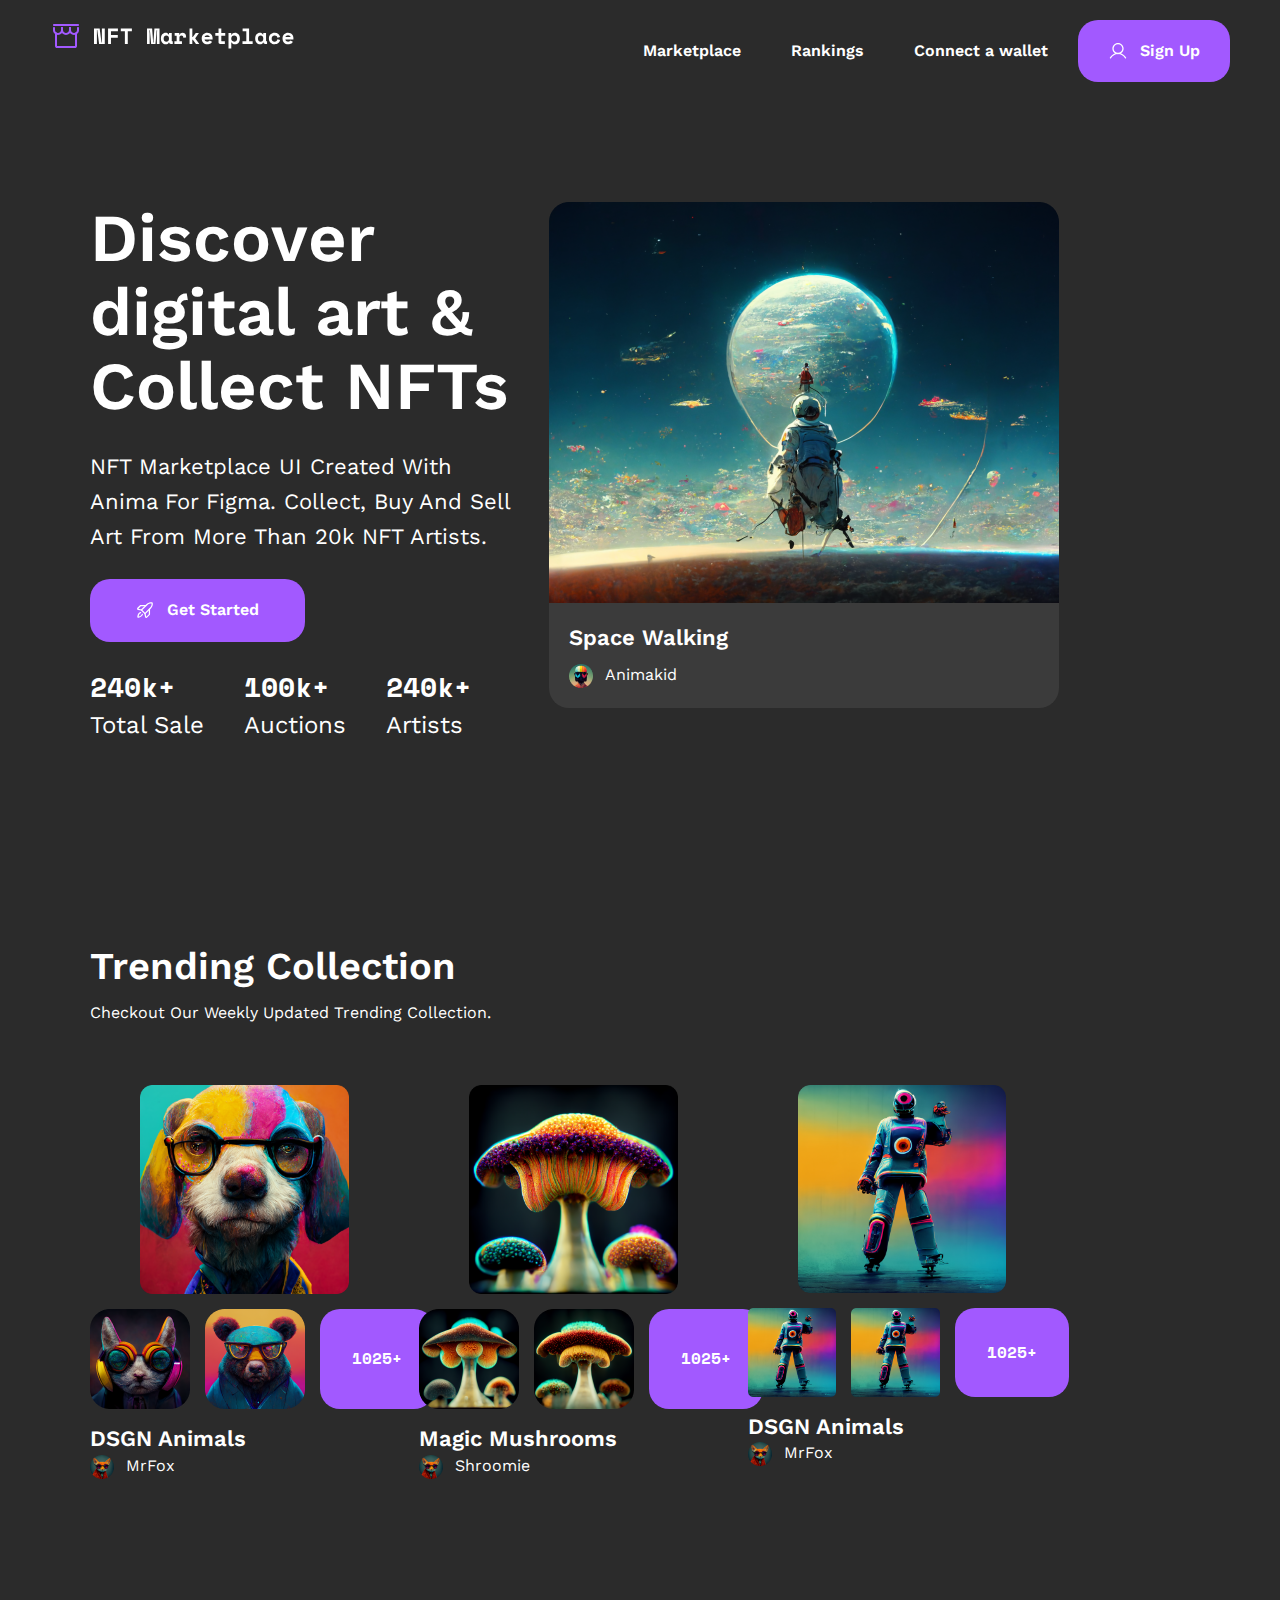
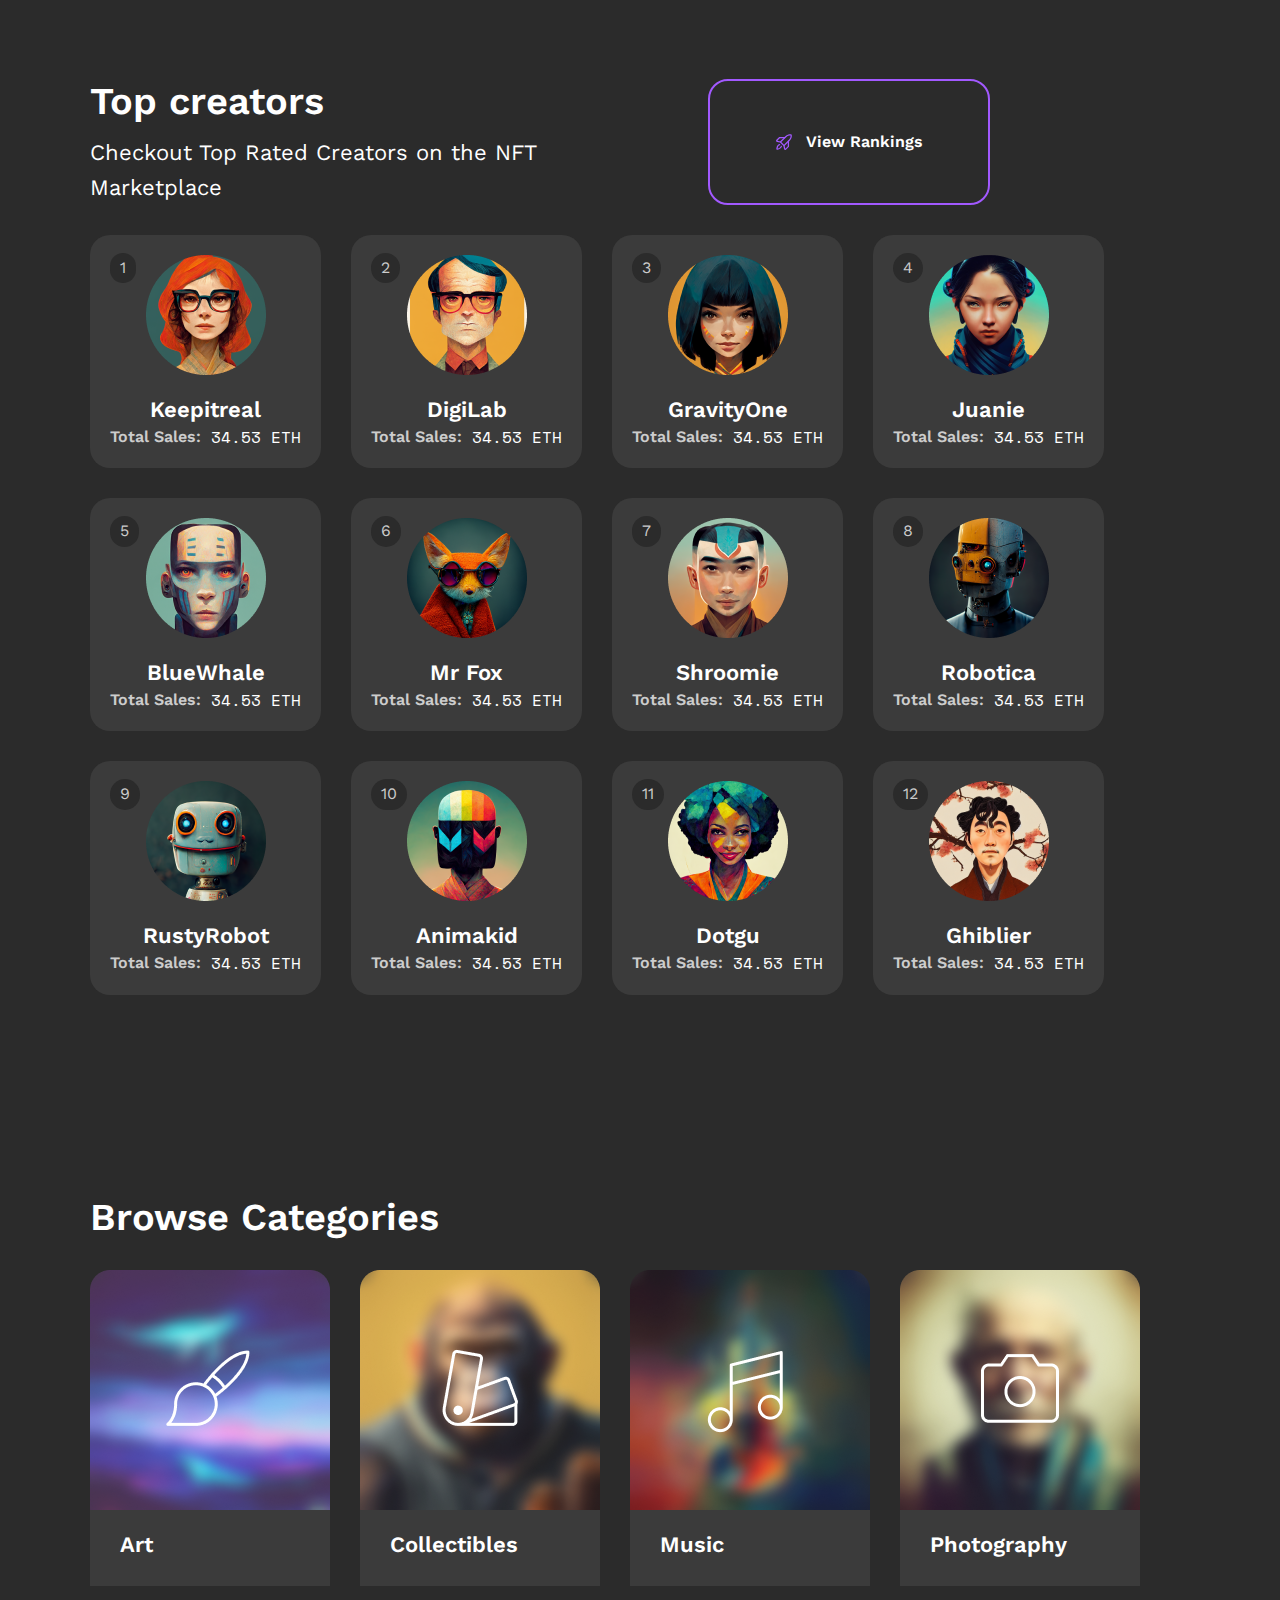
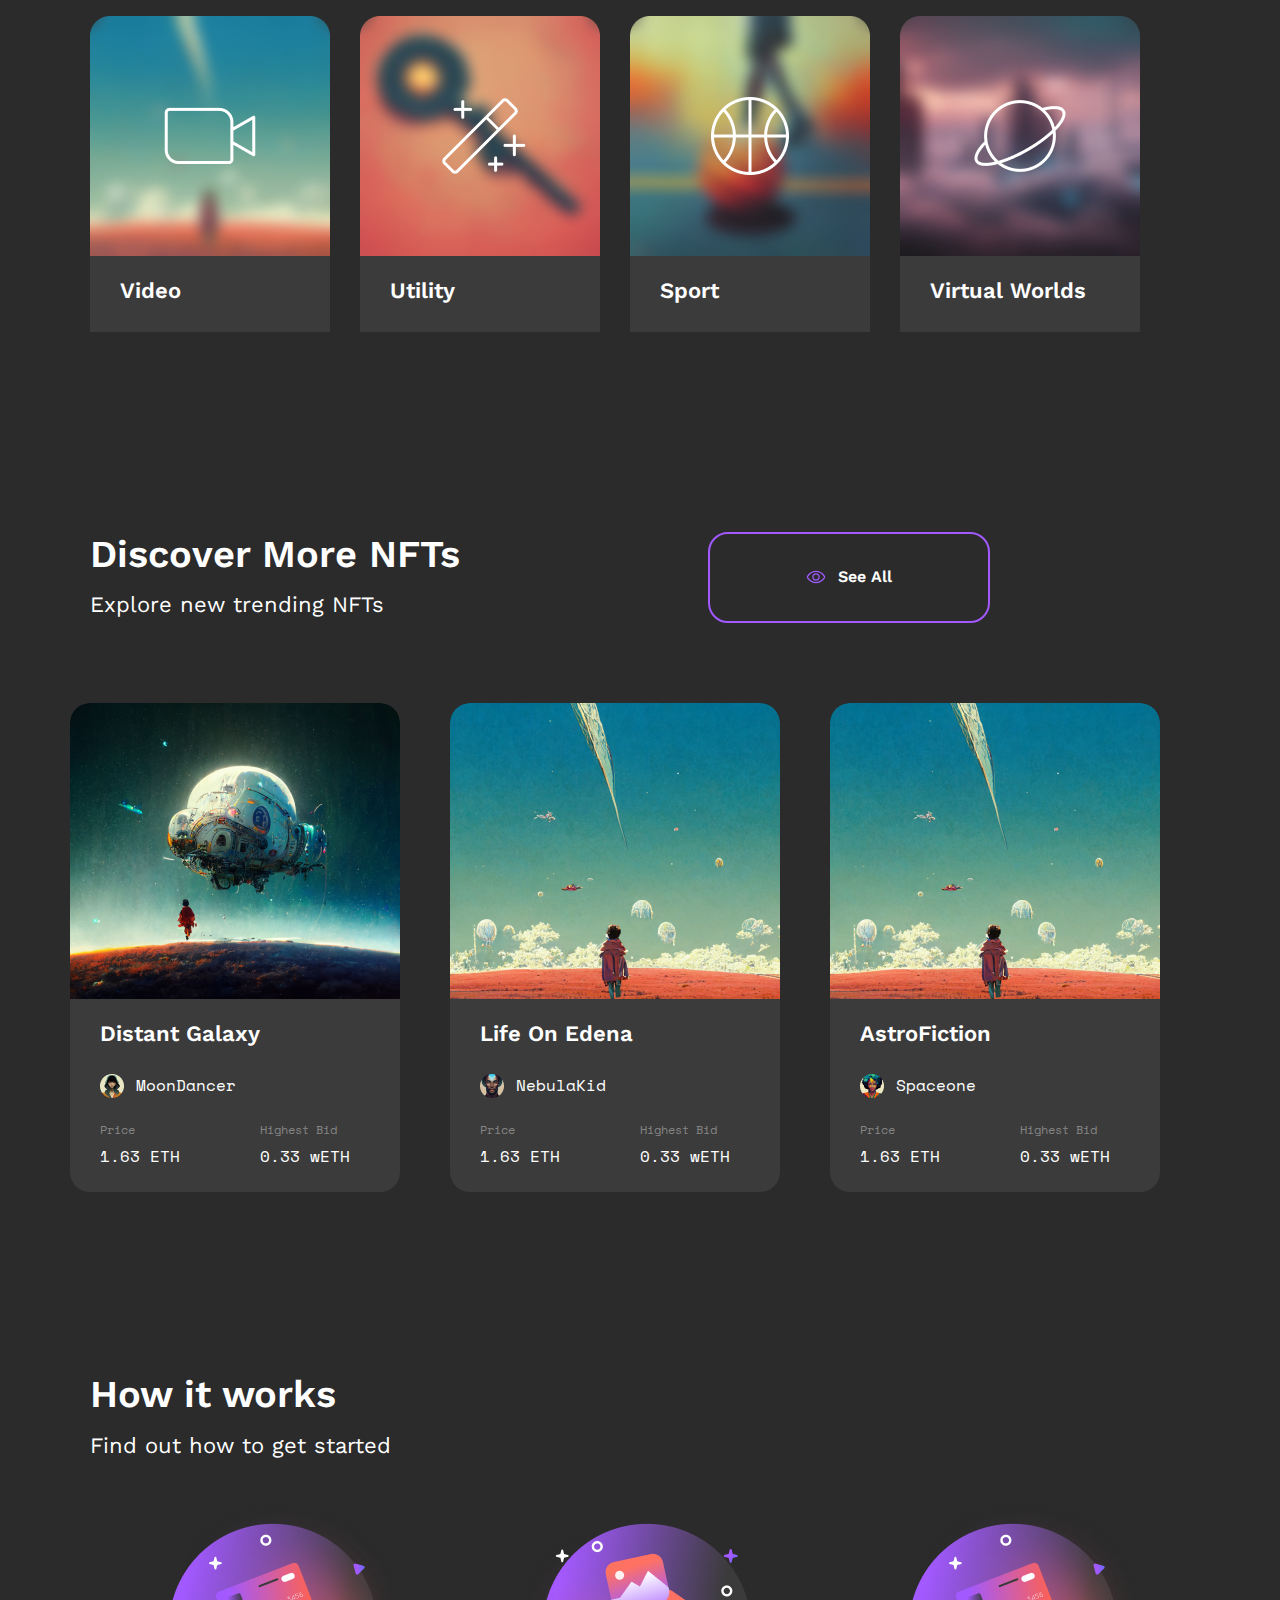
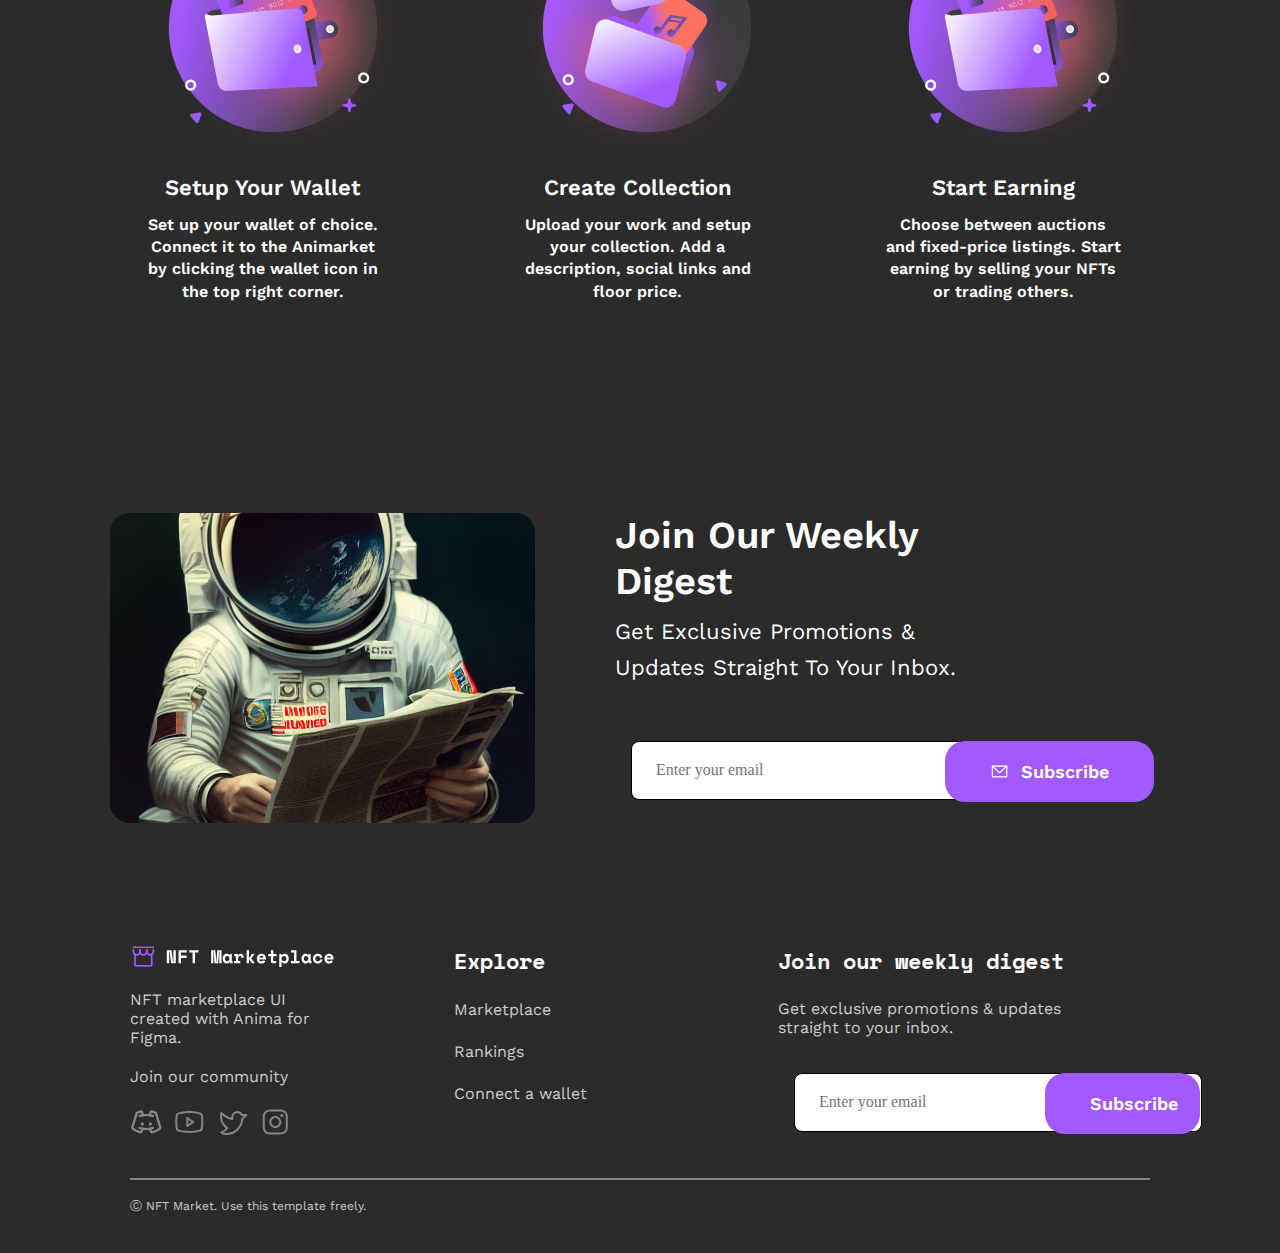
<file: index.html>
<!DOCTYPE html>
<html lang="en">
<head>
    <meta charset="UTF-8">
    <meta name="viewport" content="width=device-width, initial-scale=1.0">
    <title>Finsweet</title>
    <link rel="stylesheet" href="./css/main.css">
    <link rel="preconnect" href="https://fonts.googleapis.com">
    <link rel="preconnect" href="https://fonts.gstatic.com" crossorigin>
    <link href="https://fonts.googleapis.com/css2?family=Space+Mono:wght@400;700&family=Work+Sans:wght@400;600&display=swap" rel="stylesheet">
</head>
<body>
    <div class="wrapper">
        <header class="header">
            <div class="logo">
                <a href="./index.html" class="logo__link"><img src="./img/index-svg/Logo.svg" alt="logo" class="logo__img"></a>
            </div>
            <nav class="nav">
                <ul class="nav__list">
                    <li class="nav__item"><a href="./Marketplace.html" class="nav__link">Marketplace</a></li>
                    <li class="nav__item"><a href="./Rankings.html" class="nav__link">Rankings</a></li>
                    <li class="nav__item"><a href="./Connect-wallet.html" class="nav__link">Connect a wallet</a></li>
                </ul>
                <button class="btn"><img src="./img/index-svg/User.svg" alt="User" class="btn__img"> Sign Up</button>
            </nav>
        </header>
        <main class="main">
            <section class="section1">
                <div class="container">
                    <div class="section1__textbox">
                        <h2 class="section1__title">Discover digital art & Collect NFTs</h2>
                        <p class="section1__text">NFT marketplace UI created with Anima for Figma. Collect, buy and sell art from more than 20k NFT artists.</p>
                        <button class="btn"><img src="./img/index-svg/RocketLaunch.svg" alt="User" class="btn__img"> Get Started</button>
                        <div class="section1__info-box">
                            <div class="section1__info-textbox">
                                <p class="section1__info-text">240k+ </p>
                                <p class="section1__info-text2">Total Sale</p>
                            </div>
                            <div class="section1__info-textbox">
                                <p class="section1__info-text">100k+</p>
                                <p class="section1__info-text2">Auctions</p>
                            </div>
                            <div class="section1__info-textbox">
                                <p class="section1__info-text">240k+</p>
                                <p class="section1__info-text2">Artists</p>
                            </div>
                        </div>
                    </div>
                    <div class="section1__nft-box">
                        <img src="./img/index-img/Image Placeholder.png" alt="NFT" class="section1__img">
                        <div class="nft-textbox">
                            <p class="nft-text">Space Walking</p>
                            <div class="nft-profile">
                                <img src="./img/index-img/Asset 12 2.png" alt="profile" class="profile-img">
                                <p class="profile-text">Animakid</p>
                            </div>
                        </div>
                    </div>
                </div>
            </section>
            <section class="section2">
                <div class="container">
                    <div class="section2__text-box">
                        <h2 class="section2__title">Trending Collection</h2>
                        <p class="section2__text">Checkout our weekly updated trending collection.</p>
                    </div>
                    <div class="section2__container">
                        <div class="section2__box">
                            <img src="./img/index-img/Primary Photo Placeholder.png" alt="NFT" class="section2__img">
                            <div class="section2__content">
                                <img src="./img/index-img/Secondary Photo Placeholder.png" alt="NFT" class="section2__nft">
                                <img src="./img/index-img/Secondary Photo Placeholder (1).png" alt="NFT" class="section2__nft2">
                                <div class="number-box">
                                    <p class="number-box__text">1025+</p>
                                </div>
                            </div>
                            <div class="nft-box">
                                <p class="nft-text">DSGN Animals</p>
                                <div class="nft-profile">
                                    <img src="./img/index-img/Avatar.png" alt="profile" class="profile-img">
                                    <p class="profile-text">MrFox</p>
                                </div>
                            </div>
                        </div>

                        <div class="section2__box">
                            <img src="./img/index-img/mushrums.png" alt="NFT" class="section2__img">
                            <div class="section2__content">
                                <img src="./img/index-img/Secondary Photo mushrums.png" alt="NFT" class="section2__nft">
                                <img src="./img/index-img/Secondary Photo mushrums (1).png" alt="NFT" class="section2__nft2">
                                <div class="number-box">
                                    <p class="number-box__text">1025+</p>
                                </div>
                            </div>
                            <div class="nft-box">
                                <p class="nft-text">Magic Mushrooms</p>
                                <div class="nft-profile">
                                    <img src="./img/index-img/Avatar.png" alt="profile" class="profile-img">
                                    <p class="profile-text">Shroomie</p>
                                </div>
                            </div>
                        </div>

                         <div class="section2__box">
                            <img src="./img/index-img/cosmo.png" alt="NFT" class="section2__img-cosmo">
                            <div class="section2__content">
                                <img src="./img/index-img/cosmo.png" alt="NFT" class="section2__img-cosmo2">
                                <img src="./img/index-img/cosmo.png" alt="NFT" class="section2__img-cosmo2">
                                <div class="number-box">
                                    <p class="number-box__text">1025+</p>
                                </div>
                            </div>
                            <div class="nft-box">
                                <p class="nft-text">DSGN Animals</p>
                                <div class="nft-profile">
                                    <img src="./img/index-img/Avatar.png" alt="profile" class="profile-img">
                                    <p class="profile-text">MrFox</p>
                                </div>
                            </div>
                        </div>
                    </div>
                </div>
            </section>
            <section class="section3">
                <div class="container">
                    <div class="section3__creators-container">
                        <div class="section3__text-container">
                            <h2 class="section3__title">Top creators</h2>
                            <p class="section3__text">Checkout Top Rated Creators on the NFT Marketplace</p>
                        </div>
                        <button class="btn__border">
                            <svg xmlns="http://www.w3.org/2000/svg" width="20" height="20" viewBox="0 0 20 20" fill="none">
                            <path fill-rule="evenodd" clip-rule="evenodd" d="M6.17053 12.4494C6.28055 12.7766 6.10451 13.131 5.77734 13.241C4.71792 13.5973 4.15489 14.4866 3.85373 15.391C3.73414 15.7501 3.66189 16.0958 3.61848 16.3817C3.90434 16.3383 4.25006 16.266 4.60917 16.1464C5.51355 15.8453 6.4029 15.2823 6.75916 14.2228C6.86918 13.8957 7.2236 13.7196 7.55078 13.8296C7.87795 13.9397 8.05399 14.2941 7.94396 14.6213C7.4096 16.2103 6.08801 16.9715 5.00411 17.3324C4.45655 17.5148 3.94395 17.6048 3.5698 17.6497C3.38182 17.6722 3.22641 17.6836 3.116 17.6894C3.06074 17.6924 3.01658 17.6939 2.98505 17.6946C2.96928 17.695 2.95666 17.6952 2.94737 17.6954L2.93596 17.6955L2.93217 17.6955L2.93077 17.6955L2.93019 17.6955C2.92993 17.6955 2.92969 17.6955 2.92969 17.0705C2.30469 17.0705 2.30469 17.0702 2.30469 17.07L2.30469 17.0694L2.30469 17.068L2.30471 17.0642L2.30481 17.0528C2.30493 17.0435 2.30514 17.0309 2.30553 17.0151C2.30631 16.9836 2.30782 16.9394 2.31072 16.8842C2.31653 16.7738 2.32797 16.6184 2.35052 16.4304C2.3954 16.0562 2.48542 15.5436 2.66776 14.9961C3.0287 13.9122 3.78989 12.5906 5.37891 12.0562C5.70608 11.9462 6.0605 12.1222 6.17053 12.4494ZM2.92969 17.0705H2.30469C2.30469 17.4157 2.58451 17.6955 2.92969 17.6955V17.0705Z" fill="#A259FF"/>
                            <path fill-rule="evenodd" clip-rule="evenodd" d="M16.5462 3.45406C15.8208 3.34943 14.0351 3.31002 12.2076 5.13753L7.34482 10.0003L10 12.6555L14.8627 7.79271C16.6903 5.9652 16.6508 4.17951 16.5462 3.45406ZM16.7275 2.21727C15.7298 2.07282 13.5058 2.07157 11.3237 4.25365L6.019 9.55834C5.90179 9.67555 5.83594 9.83452 5.83594 10.0003C5.83594 10.166 5.90179 10.325 6.019 10.4422L9.55806 13.9813C9.80214 14.2254 10.1979 14.2254 10.4419 13.9813L15.7466 8.67659C17.9287 6.49452 17.9275 4.27052 17.783 3.27282C17.7465 3.0058 17.6235 2.75803 17.4329 2.5674C17.2422 2.37678 16.9945 2.25382 16.7275 2.21727Z" fill="#A259FF"/>
                            <path fill-rule="evenodd" clip-rule="evenodd" d="M14.422 8.49219C14.7672 8.49219 15.047 8.77201 15.047 9.11719V14.1641L15.0469 14.173C15.0423 14.5013 14.9086 14.8145 14.675 15.045L12.1527 17.575C11.9926 17.7349 11.7921 17.8484 11.5725 17.9033C11.353 17.9582 11.1227 17.9524 10.9061 17.8867C10.6896 17.8209 10.495 17.6976 10.343 17.5299C10.1912 17.3623 10.0877 17.1567 10.0435 16.9349C10.0434 16.9347 10.0435 16.9351 10.0435 16.9349L9.38731 13.6619C9.31946 13.3235 9.53882 12.9941 9.87727 12.9263C10.2157 12.8584 10.5451 13.0778 10.6129 13.4162L11.2694 16.6906L13.797 14.1552V9.11719C13.797 8.77201 14.0768 8.49219 14.422 8.49219Z" fill="#A259FF"/>
                            <path fill-rule="evenodd" clip-rule="evenodd" d="M5.82625 4.95319L5.83515 4.95312H10.882C11.2272 4.95312 11.507 5.23295 11.507 5.57812C11.507 5.9233 11.2272 6.20312 10.882 6.20312H5.84399L5.83894 6.20828L5.83891 6.20825L3.30859 8.73075L3.30956 8.73094L6.583 9.38719C6.92144 9.45504 7.1408 9.78441 7.07295 10.1229C7.0051 10.4613 6.67574 10.6807 6.33729 10.6128L3.06483 9.95675C3.06464 9.95671 3.06445 9.95668 3.06426 9.95664C2.84252 9.91244 2.6369 9.80892 2.46933 9.65711C2.30162 9.50516 2.1783 9.31054 2.11254 9.094C2.04677 8.87746 2.04103 8.64712 2.09592 8.42757C2.15081 8.20802 2.26427 8.00749 2.4242 7.84738L2.42514 7.84644L2.42514 7.84644L4.95424 5.32514C5.18475 5.09151 5.49796 4.95786 5.82625 4.95319Z" fill="#A259FF"/>
                            </svg>
                             View Rankings
                        </button>
                    </div>
                    <div class="section3__container">
                        <div class="section3-box">
                            <img src="./img/index-img/Avatar1.png" alt="avatar" class="section3-box__avatar">
                            <div class="section3-box__text-container">
                                <p class="section3-box__name">Keepitreal</p>
                                <div class="section3-box__text-price">
                                    <p class="section3__sale">Total Sales:</p>
                                    <p class="section3__price">34.53 ETH</p>
                                </div>
                            </div>
                            <div class="section3__number-box">
                                <p class="section3__number">1</p>
                            </div>
                        </div>
                        <div class="section3-box">
                            <img src="./img/index-img/Avatar2.png" alt="avatar" class="section3-box__avatar">
                            <div class="section3-box__text-container">
                                <p class="section3-box__name">DigiLab</p>
                                <div class="section3-box__text-price">
                                    <p class="section3__sale">Total Sales:</p>
                                    <p class="section3__price">34.53 ETH</p>
                                </div>
                            </div>
                            <div class="section3__number-box">
                                <p class="section3__number">2</p>
                            </div>
                        </div>
                        <div class="section3-box">
                            <img src="./img/index-img/Avatar3.png" alt="avatar" class="section3-box__avatar">
                            <div class="section3-box__text-container">
                                <p class="section3-box__name">GravityOne</p>
                                <div class="section3-box__text-price">
                                    <p class="section3__sale">Total Sales:</p>
                                    <p class="section3__price">34.53 ETH</p>
                                </div>
                            </div>
                            <div class="section3__number-box">
                                <p class="section3__number">3</p>
                            </div>
                        </div>
                        <div class="section3-box">
                            <img src="./img/index-img/Avatar4.png" alt="avatar" class="section3-box__avatar">
                            <div class="section3-box__text-container">
                                <p class="section3-box__name">Juanie</p>
                                <div class="section3-box__text-price">
                                    <p class="section3__sale">Total Sales:</p>
                                    <p class="section3__price">34.53 ETH</p>
                                </div>
                            </div>
                            <div class="section3__number-box">
                                <p class="section3__number">4</p>
                            </div>
                        </div>
                    </div>



                    <div class="section3__container">
                        <div class="section3-box">
                            <img src="./img/index-img/Avatar5.png" alt="avatar" class="section3-box__avatar">
                            <div class="section3-box__text-container">
                                <p class="section3-box__name">BlueWhale</p>
                                <div class="section3-box__text-price">
                                    <p class="section3__sale">Total Sales:</p>
                                    <p class="section3__price">34.53 ETH</p>
                                </div>
                            </div>
                            <div class="section3__number-box">
                                <p class="section3__number">5</p>
                            </div>
                        </div>
                        <div class="section3-box">
                            <img src="./img/index-img/Avatar6.png" alt="avatar" class="section3-box__avatar">
                            <div class="section3-box__text-container">
                                <p class="section3-box__name">Mr Fox</p>
                                <div class="section3-box__text-price">
                                    <p class="section3__sale">Total Sales:</p>
                                    <p class="section3__price">34.53 ETH</p>
                                </div>
                            </div>
                            <div class="section3__number-box">
                                <p class="section3__number">6</p>
                            </div>
                        </div>
                        <div class="section3-box">
                            <img src="./img/index-img/Avatar7.png" alt="avatar" class="section3-box__avatar">
                            <div class="section3-box__text-container">
                                <p class="section3-box__name">Shroomie</p>
                                <div class="section3-box__text-price">
                                    <p class="section3__sale">Total Sales:</p>
                                    <p class="section3__price">34.53 ETH</p>
                                </div>
                            </div>
                            <div class="section3__number-box">
                                <p class="section3__number">7</p>
                            </div>
                        </div>
                        <div class="section3-box">
                            <img src="./img/index-img/Avatar8.png" alt="avatar" class="section3-box__avatar">
                            <div class="section3-box__text-container">
                                <p class="section3-box__name">Robotica</p>
                                <div class="section3-box__text-price">
                                    <p class="section3__sale">Total Sales:</p>
                                    <p class="section3__price">34.53 ETH</p>
                                </div>
                            </div>
                            <div class="section3__number-box">
                                <p class="section3__number">8</p>
                            </div>
                        </div>
                    </div>



                   <div class="section3__container">
                        <div class="section3-box">
                            <img src="./img/index-img/Avatar9.png" alt="avatar" class="section3-box__avatar">
                            <div class="section3-box__text-container">
                                <p class="section3-box__name">RustyRobot</p>
                                <div class="section3-box__text-price">
                                    <p class="section3__sale">Total Sales:</p>
                                    <p class="section3__price">34.53 ETH</p>
                                </div>
                            </div>
                            <div class="section3__number-box">
                                <p class="section3__number">9</p>
                            </div>
                        </div>
                        <div class="section3-box">
                            <img src="./img/index-img/Avatar10.png" alt="avatar" class="section3-box__avatar">
                            <div class="section3-box__text-container">
                                <p class="section3-box__name">Animakid</p>
                                <div class="section3-box__text-price">
                                    <p class="section3__sale">Total Sales:</p>
                                    <p class="section3__price">34.53 ETH</p>
                                </div>
                            </div>
                            <div class="section3__number-box">
                                <p class="section3__number">10</p>
                            </div>
                        </div>
                        <div class="section3-box">
                            <img src="./img/index-img/Avatar11.png" alt="avatar" class="section3-box__avatar">
                            <div class="section3-box__text-container">
                                <p class="section3-box__name">Dotgu</p>
                                <div class="section3-box__text-price">
                                    <p class="section3__sale">Total Sales:</p>
                                    <p class="section3__price">34.53 ETH</p>
                                </div>
                            </div>
                            <div class="section3__number-box">
                                <p class="section3__number">11</p>
                            </div>
                        </div>
                        <div class="section3-box">
                            <img src="./img/index-img/Avatar12.png" alt="avatar" class="section3-box__avatar">
                            <div class="section3-box__text-container">
                                <p class="section3-box__name">Ghiblier</p>
                                <div class="section3-box__text-price">
                                    <p class="section3__sale">Total Sales:</p>
                                    <p class="section3__price">34.53 ETH</p>
                                </div>
                            </div>
                            <div class="section3__number-box">
                                <p class="section3__number">12</p>
                            </div>
                        </div>
                    </div>
                </div>
            </section>
            <section class="section4">
                <div class="container">
                    <h2 class="section4__title">Browse Categories</h2>
                    <div class="section4__container">
                        <div class="section4__box">
                            <div class="section4__contain">
                                <img src="./img/index-img/Category Icon.png" alt="nft" class="section4__img">
                                <div class="section4__text-contain">
                                    <p class="section4__text-contain-text">Art</p>
                                </div>
                            </div>
                            <div class="section4__contain">
                                <img src="./img/index-img/Category Icon (1).png" alt="nft" class="section4__img">
                                <div class="section4__text-contain">
                                    <p class="section4__text-contain-text">Collectibles</p>
                                </div>
                            </div>
                            <div class="section4__contain">
                                <img src="./img/index-img/Category Icon (2).png" alt="nft" class="section4__img">
                                <div class="section4__text-contain">
                                    <p class="section4__text-contain-text">Music</p>
                                </div>
                            </div>
                            <div class="section4__contain">
                                <img src="./img/index-img/Category Icon (3).png" alt="nft" class="section4__img">
                                <div class="section4__text-contain">
                                    <p class="section4__text-contain-text">Photography</p>
                                </div>
                            </div>
                        </div>


                         <div class="section4__box">
                            <div class="section4__contain">
                                <img src="./img/index-img/Category Icon (4).png" alt="nft" class="section4__img">
                                <div class="section4__text-contain">
                                    <p class="section4__text-contain-text">Video</p>
                                </div>
                            </div>
                            <div class="section4__contain">
                                <img src="./img/index-img/Category Icon (5).png" alt="nft" class="section4__img">
                                <div class="section4__text-contain">
                                    <p class="section4__text-contain-text">Utility</p>
                                </div>
                            </div>
                            <div class="section4__contain">
                                <img src="./img/index-img/Category Icon (6).png" alt="nft" class="section4__img">
                                <div class="section4__text-contain">
                                    <p class="section4__text-contain-text">Sport</p>
                                </div>
                            </div>
                            <div class="section4__contain">
                                <img src="./img/index-img/Category Icon (7).png" alt="nft" class="section4__img">
                                <div class="section4__text-contain">
                                    <p class="section4__text-contain-text">Virtual Worlds</p>
                                </div>
                            </div>
                        </div>
                    </div>
                </div>
            </section>
            <section class="section5">
                <div class="container">
                    <div class="section5__creators-container">
                        <div class="section5__text-container">
                            <h2 class="section5__title">Discover More NFTs</h2>
                            <p class="section5__text">Explore new trending NFTs</p>
                        </div>
                        <button class="btn__border">
                            <svg xmlns="http://www.w3.org/2000/svg" width="20" height="20" viewBox="0 0 20 20" fill="none">
                                <path fill-rule="evenodd" clip-rule="evenodd" d="M2.83931 6.74556C4.3292 5.25567 6.66714 3.75 10 3.75C13.3329 3.75 15.6708 5.25567 17.1607 6.74556C17.9038 7.4887 18.4397 8.23076 18.7906 8.78809C18.9664 9.06724 19.0966 9.30146 19.184 9.4683C19.2277 9.55176 19.2608 9.61849 19.2835 9.66569C19.2949 9.6893 19.3037 9.70804 19.3099 9.72157L19.3174 9.7379L19.3197 9.74306L19.3206 9.74487L19.3209 9.74558C19.321 9.74588 19.3211 9.74616 18.75 10C19.3211 10.2538 19.321 10.2541 19.3209 10.2544L19.3206 10.2551L19.3197 10.2569L19.3174 10.2621L19.3099 10.2784C19.3037 10.292 19.2949 10.3107 19.2835 10.3343C19.2608 10.3815 19.2277 10.4482 19.184 10.5317C19.0966 10.6985 18.9664 10.9328 18.7906 11.2119C18.4397 11.7692 17.9038 12.5113 17.1607 13.2544C15.6708 14.7443 13.3329 16.25 10 16.25C6.66714 16.25 4.3292 14.7443 2.83931 13.2544C2.09617 12.5113 1.5603 11.7692 1.20939 11.2119C1.03362 10.9328 0.903373 10.6985 0.815984 10.5317C0.772267 10.4482 0.739205 10.3815 0.716476 10.3343C0.705109 10.3107 0.696319 10.292 0.690066 10.2784L0.682582 10.2621L0.680256 10.2569L0.679445 10.2551L0.679127 10.2544C0.678993 10.2541 0.678868 10.2538 1.25 10C0.678868 9.74616 0.678993 9.74588 0.679127 9.74558L0.679445 9.74487L0.680256 9.74306L0.682582 9.7379L0.690066 9.72157C0.696319 9.70804 0.705109 9.6893 0.716476 9.66569C0.739205 9.61849 0.772267 9.55176 0.815984 9.4683C0.903373 9.30146 1.03362 9.06724 1.20939 8.78809C1.5603 8.23076 2.09617 7.4887 2.83931 6.74556ZM1.25 10L0.678868 9.74616C0.607044 9.90777 0.607044 10.0922 0.678868 10.2538L1.25 10ZM1.94882 10C2.02235 10.1377 2.12794 10.3248 2.26718 10.5459C2.58033 11.0433 3.06008 11.7074 3.72319 12.3706C5.0458 13.6932 7.08286 15 10 15C12.9171 15 14.9542 13.6932 16.2768 12.3706C16.9399 11.7074 17.4197 11.0433 17.7328 10.5459C17.8721 10.3248 17.9777 10.1377 18.0512 10C17.9777 9.86227 17.8721 9.67524 17.7328 9.4541C17.4197 8.95674 16.9399 8.29255 16.2768 7.62944C14.9542 6.30683 12.9171 5 10 5C7.08286 5 5.0458 6.30683 3.72319 7.62944C3.06008 8.29255 2.58033 8.95674 2.26718 9.4541C2.12794 9.67524 2.02235 9.86227 1.94882 10ZM18.75 10L19.3211 10.2538C19.393 10.0922 19.393 9.90777 19.3211 9.74616L18.75 10Z" fill="#A259FF"/>
                                <path fill-rule="evenodd" clip-rule="evenodd" d="M10 7.5C8.61929 7.5 7.5 8.61929 7.5 10C7.5 11.3807 8.61929 12.5 10 12.5C11.3807 12.5 12.5 11.3807 12.5 10C12.5 8.61929 11.3807 7.5 10 7.5ZM6.25 10C6.25 7.92893 7.92893 6.25 10 6.25C12.0711 6.25 13.75 7.92893 13.75 10C13.75 12.0711 12.0711 13.75 10 13.75C7.92893 13.75 6.25 12.0711 6.25 10Z" fill="#A259FF"/>
                              </svg>
                              See All
                        </button>
                    </div>
                </div>
                <div class="section5__container">
                    <div class="section5__box">
                        <img src="./img/index-img/discover1.png" alt="discover" class="section5__img">
                        <div class="section5__text-box">
                            <h2 class="section5__text-box-title">Distant Galaxy</h2>
                            <div class="section5__contain-name">
                                <img src="./img/index-img/Avatar-mini.png" alt="avatar" class="section5__avatar">
                                <p class="section5__avatar-name">MoonDancer</p>
                            </div>
                            <div class="section5__contain-price">
                                <div class="section5__box-text-price">
                                    <p class="section5__box-text-price-text1">Price</p>
                                    <p class="section5__box-text-price-text2">1.63 ETH</p>
                                </div>
                                <div class="section5__box-text-sell">
                                    <p class="section5__box-text-price-text1">Highest Bid</p>
                                    <p class="section5__box-text-price-text2">0.33 wETH</p>
                                </div>
                            </div>
                        </div>
                    </div>


                    <div class="section5__box">
                        <img src="./img/index-img/discover2.png" alt="discover" class="section5__img">
                        <div class="section5__text-box">
                            <h2 class="section5__text-box-title">Life On Edena</h2>
                            <div class="section5__contain-name">
                                <img src="./img/index-img/Avatar2-mini.png" alt="avatar" class="section5__avatar">
                                <p class="section5__avatar-name">NebulaKid</p>
                            </div>
                            <div class="section5__contain-price">
                                <div class="section5__box-text-price">
                                    <p class="section5__box-text-price-text1">Price</p>
                                    <p class="section5__box-text-price-text2">1.63 ETH</p>
                                </div>
                                <div class="section5__box-text-sell">
                                    <p class="section5__box-text-price-text1">Highest Bid</p>
                                    <p class="section5__box-text-price-text2">0.33 wETH</p>
                                </div>
                            </div>
                        </div>
                    </div>


                    <div class="section5__box">
                        <img src="./img/index-img/discover2.png" alt="discover" class="section5__img">
                        <div class="section5__text-box">
                            <h2 class="section5__text-box-title">AstroFiction</h2>
                            <div class="section5__contain-name">
                                <img src="./img/index-img/Avatar3-mini.png" alt="avatar" class="section5__avatar">
                                <p class="section5__avatar-name">Spaceone</p>
                            </div>
                            <div class="section5__contain-price">
                                <div class="section5__box-text-price">
                                    <p class="section5__box-text-price-text1">Price</p>
                                    <p class="section5__box-text-price-text2">1.63 ETH</p>
                                </div>
                                <div class="section5__box-text-sell">
                                    <p class="section5__box-text-price-text1">Highest Bid</p>
                                    <p class="section5__box-text-price-text2">0.33 wETH</p>
                                </div>
                            </div>
                        </div>
                    </div>
                </div>
            </section>
            <section class="section6">
                <div class="container">
                    <div class="section6__text-container">
                        <h2 class="section6__title">How it works</h2>
                        <p class="section6__text">Find out how to get started</p>
                    </div>
                    <div class="section6__container">
                        <div class="section6__box">
                            <img src="./img/index-img/Icon.png" alt="icon" class="section6__box-img">
                            <div class="section6__text-box">
                                <p class="section6__text-box-text1">Setup Your wallet</p>
                                <p class="section6__text-box-text2 more--width1">Set up your wallet of choice. Connect it to the Animarket by clicking the wallet icon in the top right corner.</p>
                            </div>
                        </div>

                        <div class="section6__box">
                            <img src="./img/index-img/Icon (1).png" alt="icon" class="section6__box-img">
                            <div class="section6__text-box">
                                <p class="section6__text-box-text1">Create Collection</p>
                                <p class="section6__text-box-text2">Upload your work and setup your collection. Add a description, social links and floor price.</p>
                            </div>
                        </div>

                        <div class="section6__box">
                            <img src="./img/index-img/Icon.png" alt="icon" class="section6__box-img">
                            <div class="section6__text-box">
                                <p class="section6__text-box-text1">Start Earning</p>
                                <p class="section6__text-box-text2 more--width2">Choose between auctions and fixed-price listings. Start earning by selling your NFTs or trading others.</p>
                            </div>
                        </div>
                    </div>
                </div>
            </section>
            <section class="section7">
                <div class="container">
                    <div class="section7__container">
                        <img src="./img/index-img/cosmo-img.png" alt="cosmo" class="section7__img">
                        <div class="section7__box">
                            <div class="section7__text-container">
                                <h2 class="section7__title">Join our weekly digest</h2>
                                <p class="section7__text">Get exclusive promotions & updates straight to your inbox.</p>
                            </div>
                            <form class="form">
                                <input type="email" placeholder="Enter your email" class="emeil">
                                <button class="input__btn"> 
                                    <svg xmlns="http://www.w3.org/2000/svg" width="20" height="20" viewBox="0 0 20 20" fill="none">
                                    <path fill-rule="evenodd" clip-rule="evenodd" d="M1.875 4.375C1.875 4.02982 2.15482 3.75 2.5 3.75H17.5C17.8452 3.75 18.125 4.02982 18.125 4.375V15C18.125 15.3315 17.9933 15.6495 17.7589 15.8839C17.5245 16.1183 17.2065 16.25 16.875 16.25H3.125C2.79348 16.25 2.47554 16.1183 2.24112 15.8839C2.0067 15.6495 1.875 15.3315 1.875 15V4.375ZM3.125 5V15H16.875V5H3.125Z" fill="white"/>
                                    <path fill-rule="evenodd" clip-rule="evenodd" d="M2.03928 3.95268C2.27253 3.69823 2.66788 3.68104 2.92233 3.91428L10 10.4021L17.0777 3.91428C17.3321 3.68104 17.7275 3.69823 17.9607 3.95268C18.194 4.20713 18.1768 4.60248 17.9223 4.83573L10.4223 11.7107C10.1834 11.9298 9.81663 11.9298 9.57768 11.7107L2.07768 4.83573C1.82323 4.60248 1.80604 4.20713 2.03928 3.95268Z" fill="white"/>
                                    </svg>
                                     Subscribe
                                </button>
                            </form>
                        </div>
                    </div>
                </div>
            </section>
        </main>





        <footer class="footer">
            <div class="footer__wrapper">
                <div class="footer__container">
                    <div class="logo">
                        <img src="./img/index-svg/Logo.svg" alt="logo" class="logo__img">
                    </div>
                    <p class="footer__text">NFT marketplace UI created  with Anima for Figma.</p>
                    <p class="footer__text">Join our community</p>
                    <ul class="social">
                        <li class="social__item"><a href="#" class="social__link"><img src="./img/index-svg/DiscordLogo.svg" alt="Discord" class="social__img"></a></li>
                        <li class="social__item"><a href="#" class="social__link"><img src="./img/index-svg/YoutubeLogo.svg" alt="Youtube" class="social__img"></a></li>
                        <li class="social__item"><a href="#" class="social__link"><img src="./img/index-svg/TwitterLogo.svg" alt="Twitter" class="social__img"></a></li>
                        <li class="social__item"><a href="#" class="social__link"><img src="./img/index-svg/InstagramLogo.svg" alt="Instagram" class="social__img"></a></li>
                    </ul>
                </div>
                <div class="footer__container">
                    <h3 class="footer__title">Explore</h3>
                    <ul class="footer__list">
                        <li class="footer__item"><a href="#" class="footer__link">Marketplace</a></li>
                        <li class="footer__item"><a href="#" class="footer__link">Rankings</a></li>
                        <li class="footer__item"><a href="#" class="footer__link">Connect a wallet</a></li>
                    </ul>
                </div>
                <div class="footer__container">
                    <h2 class="footer__title more--width">Join our weekly digest</h2>
                    <p class="footer__text more--width">Get exclusive promotions & updates straight to your inbox.</p>
                    <form class="form">
                        <input type="email" placeholder="Enter your email" class="emeil">
                        <button class="input__btn">Subscribe</button>
                    </form>
                </div>
            </div>
            <div class="footer__last-container">
                <p class="footer__last-text">Ⓒ NFT Market. Use this template freely.</p>
            </div>
        </footer>
    </div>
</body>
</html>
</file>
<file: css/main.css>
/* Reset and base styles  */
* {
  padding: 0px;
  margin: 0px;
  border: none;
}

*,
*::before,
*::after {
  -webkit-box-sizing: border-box;
          box-sizing: border-box;
}

:focus,
:active {
  /*outline: none;*/
}

a:focus,
a:active {
  /* outline: none;*/
}

/* Links */
a, a:link, a:visited {
  /* color: inherit; */
  text-decoration: none;
  /* display: inline-block; */
}

a:hover {
  /* color: inherit; */
  text-decoration: none;
}

/* Common */
aside, nav, footer, header, section, main {
  display: block;
}

h1, h2, h3, h4, h5, h6, p {
  font-size: inherit;
  font-weight: inherit;
}

ul, ul li {
  list-style: none;
}

img {
  vertical-align: top;
}

img, svg {
  max-width: 100%;
  height: auto;
}

address {
  font-style: normal;
}

/* Form */
input, textarea, button, select {
  font-family: inherit;
  font-size: inherit;
  color: inherit;
  background-color: transparent;
}

input::-ms-clear {
  display: none;
}

button, input[type=submit] {
  display: inline-block;
  -webkit-box-shadow: none;
          box-shadow: none;
  background-color: transparent;
  background: none;
  cursor: pointer;
}

input:focus, input:active,
button:focus, button:active {
  outline: none;
}

button::-moz-focus-inner {
  padding: 0;
  border: 0;
}

label {
  cursor: pointer;
}

legend {
  display: block;
}

body {
  width: 100%;
  background-color: #2B2B2B;
}

.header {
  display: -webkit-box;
  display: -ms-flexbox;
  display: flex;
  -webkit-box-orient: horizontal;
  -webkit-box-direction: normal;
      -ms-flex-direction: row;
          flex-direction: row;
  -webkit-box-pack: justify;
      -ms-flex-pack: justify;
          justify-content: space-between;
  padding: 20px 50px;
}

.nav {
  display: -webkit-box;
  display: -ms-flexbox;
  display: flex;
  -webkit-box-orient: horizontal;
  -webkit-box-direction: normal;
      -ms-flex-direction: row;
          flex-direction: row;
  gap: 30px;
}

.nav__list {
  display: -webkit-box;
  display: -ms-flexbox;
  display: flex;
  -webkit-box-orient: horizontal;
  -webkit-box-direction: normal;
      -ms-flex-direction: row;
          flex-direction: row;
  gap: 50px;
  -webkit-box-align: center;
      -ms-flex-align: center;
          align-items: center;
}

.nav__link {
  color: #fff;
  font-family: Work Sans;
  font-weight: 600;
  text-align: center;
  font-size: 16px;
  line-height: 140%;
}

.btn {
  display: -webkit-box;
  display: -ms-flexbox;
  display: flex;
  padding: 20px 30px;
  -webkit-box-pack: center;
      -ms-flex-pack: center;
          justify-content: center;
  -webkit-box-align: center;
      -ms-flex-align: center;
          align-items: center;
  gap: 12px;
  border-radius: 20px;
  background-color: #A259FF;
  color: #fff;
  font-family: Work Sans;
  font-weight: 600;
  text-align: center;
  font-size: 16px;
  line-height: 140%;
}

.main {
  display: -webkit-box;
  display: -ms-flexbox;
  display: flex;
  -webkit-box-orient: vertical;
  -webkit-box-direction: normal;
      -ms-flex-direction: column;
          flex-direction: column;
}

.container {
  display: -webkit-box;
  display: -ms-flexbox;
  display: flex;
  -webkit-box-orient: horizontal;
  -webkit-box-direction: normal;
      -ms-flex-direction: row;
          flex-direction: row;
  gap: 30px;
  padding: 20px 50px;
}

.section1 {
  padding: 80px 40px;
}
.section1 .btn {
  width: 50%;
}

.section1__textbox {
  display: -webkit-box;
  display: -ms-flexbox;
  display: flex;
  -webkit-box-orient: vertical;
  -webkit-box-direction: normal;
      -ms-flex-direction: column;
          flex-direction: column;
  gap: 25px;
  width: 39%;
}

.section1__title {
  color: #fff;
  font-family: Work Sans;
  font-weight: 600;
  line-height: 110%;
  font-size: 67px;
}

.section1__text {
  color: #fff;
  font-family: Work Sans;
  font-weight: 400;
  font-size: 22px;
  line-height: 160%;
  text-transform: capitalize;
}

.section1__info-box {
  display: -webkit-box;
  display: -ms-flexbox;
  display: flex;
  -webkit-box-orient: horizontal;
  -webkit-box-direction: normal;
      -ms-flex-direction: row;
          flex-direction: row;
  gap: 40px;
}

.section1__info-textbox {
  display: -webkit-box;
  display: -ms-flexbox;
  display: flex;
  -webkit-box-orient: vertical;
  -webkit-box-direction: normal;
      -ms-flex-direction: column;
          flex-direction: column;
}

.section1__info-text {
  color: #fff;
  font-family: Space Mono;
  font-weight: 700;
  font-size: 28px;
  line-height: 140%;
}

.section1__info-text2 {
  color: #fff;
  font-family: Work Sans;
  font-weight: 400;
  font-size: 24px;
  line-height: 160%;
}

.section1__nft-box {
  display: -webkit-box;
  display: -ms-flexbox;
  display: flex;
  -webkit-box-orient: vertical;
  -webkit-box-direction: normal;
      -ms-flex-direction: column;
          flex-direction: column;
}

.nft-textbox {
  display: -webkit-box;
  display: -ms-flexbox;
  display: flex;
  -webkit-box-orient: vertical;
  -webkit-box-direction: normal;
      -ms-flex-direction: column;
          flex-direction: column;
  gap: 10px;
  padding: 20px;
  background-color: #3B3B3B;
  border-radius: 0px 0px 20px 20px;
}

.nft-text {
  color: #fff;
  font-family: Work Sans;
  font-weight: 600;
  display: -webkit-box;
  display: -ms-flexbox;
  display: flex;
  -ms-flex-item-align: stretch;
      align-self: stretch;
  font-size: 22px;
  line-height: 140%;
  text-transform: capitalize;
}

.nft-profile {
  display: -webkit-box;
  display: -ms-flexbox;
  display: flex;
  -webkit-box-orient: horizontal;
  -webkit-box-direction: normal;
      -ms-flex-direction: row;
          flex-direction: row;
  gap: 12px;
}

.profile-text {
  color: #fff;
  font-family: Work Sans;
  font-weight: 400;
  font-size: 16px;
  line-height: 140%;
}

.section2 {
  display: -webkit-box;
  display: -ms-flexbox;
  display: flex;
  -webkit-box-orient: vertical;
  -webkit-box-direction: normal;
      -ms-flex-direction: column;
          flex-direction: column;
  padding: 80px 40px;
}
.section2 .container {
  -webkit-box-orient: vertical;
  -webkit-box-direction: normal;
      -ms-flex-direction: column;
          flex-direction: column;
  gap: 60px;
}

.section2__text-box {
  display: -webkit-box;
  display: -ms-flexbox;
  display: flex;
  -webkit-box-orient: vertical;
  -webkit-box-direction: normal;
      -ms-flex-direction: column;
          flex-direction: column;
  gap: 10px;
}

.section2__title {
  color: #fff;
  font-family: Work Sans;
  font-weight: 600;
  font-size: 38px;
  line-height: 120%;
  text-transform: capitalize;
}

.section2__text {
  color: #fff;
  font-family: Work Sans;
  font-weight: 400;
  line-height: 160%;
  text-transform: capitalize;
}

.section2__container {
  display: -webkit-box;
  display: -ms-flexbox;
  display: flex;
  -webkit-box-orient: horizontal;
  -webkit-box-direction: normal;
      -ms-flex-direction: row;
          flex-direction: row;
  gap: 120px;
}

.section2__box {
  display: -webkit-box;
  display: -ms-flexbox;
  display: flex;
  -webkit-box-orient: vertical;
  -webkit-box-direction: normal;
      -ms-flex-direction: column;
          flex-direction: column;
  gap: 15px;
}

.section2__content {
  display: -webkit-box;
  display: -ms-flexbox;
  display: flex;
  -webkit-box-orient: horizontal;
  -webkit-box-direction: normal;
      -ms-flex-direction: row;
          flex-direction: row;
  gap: 15px;
}

.number-box {
  display: -webkit-box;
  display: -ms-flexbox;
  display: flex;
  padding: 15px 32px;
  -webkit-box-orient: vertical;
  -webkit-box-direction: normal;
      -ms-flex-direction: column;
          flex-direction: column;
  -webkit-box-pack: center;
      -ms-flex-pack: center;
          justify-content: center;
  -webkit-box-align: center;
      -ms-flex-align: center;
          align-items: center;
  gap: 10px;
  border-radius: 20px;
  background: #A259FF;
}

.number-box__text {
  color: #fff;
  font-family: Space Mono;
  font-weight: 700;
  display: -webkit-box;
  display: -ms-flexbox;
  display: flex;
  text-align: center;
  line-height: 160%;
  text-transform: capitalize;
}

.section2__img {
  margin-left: 50px;
  width: 100%;
}

.section2__img-cosmo {
  width: 47%;
  margin-left: 50px;
}

.section2__img-cosmo2 {
  width: 20%;
}

.section3 {
  display: -webkit-box;
  display: -ms-flexbox;
  display: flex;
  -webkit-box-orient: vertical;
  -webkit-box-direction: normal;
      -ms-flex-direction: column;
          flex-direction: column;
  padding: 80px 40px;
  gap: 60px;
}
.section3 .container {
  -webkit-box-orient: vertical;
  -webkit-box-direction: normal;
      -ms-flex-direction: column;
          flex-direction: column;
}

.section3__creators-container {
  display: -webkit-box;
  display: -ms-flexbox;
  display: flex;
  -webkit-box-orient: horizontal;
  -webkit-box-direction: normal;
      -ms-flex-direction: row;
          flex-direction: row;
  gap: 100px;
}

.section3__text-container {
  display: -webkit-box;
  display: -ms-flexbox;
  display: flex;
  -webkit-box-orient: vertical;
  -webkit-box-direction: normal;
      -ms-flex-direction: column;
          flex-direction: column;
  gap: 10px;
  width: 100%;
}

.section3__title {
  color: #fff;
  font-family: Work Sans;
  font-weight: 600;
  font-size: 38px;
  line-height: 120%;
}

.section3__text {
  color: #fff;
  font-family: Work Sans;
  font-weight: 400;
  line-height: 160%;
  font-size: 22px;
  width: 100%;
}

.btn__border {
  display: -webkit-box;
  display: -ms-flexbox;
  display: flex;
  padding: 0px 20px;
  -webkit-box-pack: center;
      -ms-flex-pack: center;
          justify-content: center;
  -webkit-box-align: center;
      -ms-flex-align: center;
          align-items: center;
  gap: 12px;
  border-radius: 20px;
  border: 2px solid #A259FF;
  margin-right: 200px;
  color: #fff;
  font-family: Work Sans;
  font-weight: 600;
  text-align: center;
  font-size: 16px;
  line-height: 100%;
  width: 50%;
}

.section3__container {
  display: -webkit-box;
  display: -ms-flexbox;
  display: flex;
  -webkit-box-orient: horizontal;
  -webkit-box-direction: normal;
      -ms-flex-direction: row;
          flex-direction: row;
  gap: 30px;
}

.section3-box {
  position: relative;
  display: -webkit-box;
  display: -ms-flexbox;
  display: flex;
  -webkit-box-orient: vertical;
  -webkit-box-direction: normal;
      -ms-flex-direction: column;
          flex-direction: column;
  gap: 20px;
  padding: 20px;
  -webkit-box-align: center;
      -ms-flex-align: center;
          align-items: center;
  border-radius: 20px;
  background: #3B3B3B;
}

.section3-box__avatar {
  display: -webkit-box;
  display: -ms-flexbox;
  display: flex;
  -webkit-box-pack: center;
      -ms-flex-pack: center;
          justify-content: center;
  -webkit-box-align: center;
      -ms-flex-align: center;
          align-items: center;
}

.section3-box__name {
  color: #fff;
  font-family: Work Sans;
  font-weight: 600;
  text-align: center;
  font-size: 22px;
  line-height: 140%;
  text-transform: capitalize;
}

.section3-box__text-price {
  display: -webkit-box;
  display: -ms-flexbox;
  display: flex;
  -webkit-box-pack: center;
      -ms-flex-pack: center;
          justify-content: center;
  -webkit-box-align: start;
      -ms-flex-align: start;
          align-items: flex-start;
  gap: 10px;
  -ms-flex-item-align: stretch;
      align-self: stretch;
}

.section3__sale {
  color: #CCC;
  font-family: Work Sans;
  font-weight: 600;
  text-align: right;
  font-size: 16px;
  line-height: 140%;
}

.section3__price {
  color: #fff;
  font-family: Space Mono;
  font-weight: 400;
  font-size: 16px;
  line-height: 140%;
}

.section3__number-box {
  padding: 4px 10px;
  position: absolute;
  left: 20px;
  top: 18px;
  border-radius: 20px;
  background: #2B2B2B;
}

.section3__number {
  color: #CCC;
  font-family: Work Sans;
  font-weight: 400;
  text-align: center;
  font-size: 16px;
  line-height: 140%;
}

.section4 {
  display: -webkit-box;
  display: -ms-flexbox;
  display: flex;
  -webkit-box-orient: vertical;
  -webkit-box-direction: normal;
      -ms-flex-direction: column;
          flex-direction: column;
  padding: 80px 40px;
  gap: 60px;
}
.section4 .container {
  -webkit-box-orient: vertical;
  -webkit-box-direction: normal;
      -ms-flex-direction: column;
          flex-direction: column;
}

.section4__title {
  color: #fff;
  font-family: Work Sans;
  font-weight: 600;
  line-height: 120%;
  font-size: 38px;
}

.section4__container {
  display: -webkit-box;
  display: -ms-flexbox;
  display: flex;
  -webkit-box-orient: vertical;
  -webkit-box-direction: normal;
      -ms-flex-direction: column;
          flex-direction: column;
  gap: 30px;
}

.section4__box {
  display: -webkit-box;
  display: -ms-flexbox;
  display: flex;
  -webkit-box-orient: horizontal;
  -webkit-box-direction: normal;
      -ms-flex-direction: row;
          flex-direction: row;
  gap: 30px;
}

.section4__contain {
  display: -webkit-box;
  display: -ms-flexbox;
  display: flex;
  -webkit-box-orient: vertical;
  -webkit-box-direction: normal;
      -ms-flex-direction: column;
          flex-direction: column;
  border-radius: 20px;
}

.section4__text-contain {
  display: -webkit-box;
  display: -ms-flexbox;
  display: flex;
  padding: 20px 30px 25px 30px;
  -webkit-box-orient: vertical;
  -webkit-box-direction: normal;
      -ms-flex-direction: column;
          flex-direction: column;
  -webkit-box-align: start;
      -ms-flex-align: start;
          align-items: flex-start;
  gap: 25px;
  -ms-flex-item-align: stretch;
      align-self: stretch;
  background-color: #3B3B3B;
}

.section4__text-contain-text {
  color: #fff;
  font-family: Work Sans;
  font-weight: 600;
  font-size: 22px;
  line-height: 140%;
  text-transform: capitalize;
}

.section5 {
  display: -webkit-box;
  display: -ms-flexbox;
  display: flex;
  -webkit-box-orient: vertical;
  -webkit-box-direction: normal;
      -ms-flex-direction: column;
          flex-direction: column;
  padding: 80px 40px;
  gap: 60px;
}
.section5 .container {
  -webkit-box-orient: vertical;
  -webkit-box-direction: normal;
      -ms-flex-direction: column;
          flex-direction: column;
}

.section5__creators-container {
  display: -webkit-box;
  display: -ms-flexbox;
  display: flex;
  -webkit-box-orient: horizontal;
  -webkit-box-direction: normal;
      -ms-flex-direction: row;
          flex-direction: row;
  gap: 100px;
}

.section5__text-container {
  display: -webkit-box;
  display: -ms-flexbox;
  display: flex;
  -webkit-box-orient: vertical;
  -webkit-box-direction: normal;
      -ms-flex-direction: column;
          flex-direction: column;
  gap: 10px;
  width: 100%;
}

.section5__title {
  color: #fff;
  font-family: Work Sans;
  font-weight: 600;
  font-size: 38px;
  line-height: 120%;
}

.section5__text {
  color: #fff;
  font-family: Work Sans;
  font-weight: 400;
  line-height: 160%;
  font-size: 22px;
  width: 100%;
}

.btn__border {
  display: -webkit-box;
  display: -ms-flexbox;
  display: flex;
  padding: 0px 20px;
  -webkit-box-pack: center;
      -ms-flex-pack: center;
          justify-content: center;
  -webkit-box-align: center;
      -ms-flex-align: center;
          align-items: center;
  gap: 12px;
  border-radius: 20px;
  border: 2px solid #A259FF;
  margin-right: 200px;
  color: #fff;
  font-family: Work Sans;
  font-weight: 600;
  text-align: center;
  font-size: 16px;
  line-height: 100%;
  width: 50%;
}

.section5__container {
  display: -webkit-box;
  display: -ms-flexbox;
  display: flex;
  -webkit-box-orient: horizontal;
  -webkit-box-direction: normal;
      -ms-flex-direction: row;
          flex-direction: row;
  gap: 20px;
}

.section5__box {
  display: -webkit-box;
  display: -ms-flexbox;
  display: flex;
  -webkit-box-orient: vertical;
  -webkit-box-direction: normal;
      -ms-flex-direction: column;
          flex-direction: column;
  margin-left: 30px;
}

.section5__img {
  width: 100%;
  border-radius: 20px 20px 0px 0px;
}

.section5__text-box {
  display: -webkit-box;
  display: -ms-flexbox;
  display: flex;
  padding: 20px 30px 25px 30px;
  -webkit-box-orient: vertical;
  -webkit-box-direction: normal;
      -ms-flex-direction: column;
          flex-direction: column;
  -webkit-box-align: start;
      -ms-flex-align: start;
          align-items: flex-start;
  gap: 25px;
  -ms-flex-item-align: stretch;
      align-self: stretch;
  background-color: #3B3B3B;
  border-radius: 0px 0px 20px 20px;
}

.section5__text-box-title {
  color: #fff;
  font-family: Work Sans;
  font-weight: 600;
  font-size: 22px;
  line-height: 140%;
  text-transform: capitalize;
}

.section5__contain-name {
  display: -webkit-box;
  display: -ms-flexbox;
  display: flex;
  -webkit-box-orient: horizontal;
  -webkit-box-direction: normal;
      -ms-flex-direction: row;
          flex-direction: row;
  gap: 12px;
}

.section5__avatar-name {
  color: #fff;
  font-family: Space Mono;
  font-weight: 400;
  font-size: 16px;
  line-height: 140%;
}

.section5__contain-price {
  display: -webkit-box;
  display: -ms-flexbox;
  display: flex;
  -webkit-box-orient: horizontal;
  -webkit-box-direction: normal;
      -ms-flex-direction: row;
          flex-direction: row;
  gap: 80px;
}

.section5__box-text-price {
  display: -webkit-box;
  display: -ms-flexbox;
  display: flex;
  -webkit-box-orient: vertical;
  -webkit-box-direction: normal;
      -ms-flex-direction: column;
          flex-direction: column;
  gap: 8px;
}

.section5__box-text-price-text1 {
  color: #858584;
  font-family: Space Mono;
  font-weight: 400;
  font-size: 12px;
  line-height: 110%;
}

.section5__box-text-price-text2 {
  color: #fff;
  font-family: Space Mono;
  font-weight: 400;
  font-size: 16px;
  line-height: 140%;
}

.section5__box-text-sell {
  display: -webkit-box;
  display: -ms-flexbox;
  display: flex;
  -webkit-box-orient: vertical;
  -webkit-box-direction: normal;
      -ms-flex-direction: column;
          flex-direction: column;
  gap: 8px;
}

.section6 {
  display: -webkit-box;
  display: -ms-flexbox;
  display: flex;
  -webkit-box-orient: vertical;
  -webkit-box-direction: normal;
      -ms-flex-direction: column;
          flex-direction: column;
  padding: 80px 40px;
  gap: 60px;
}
.section6 .container {
  -webkit-box-orient: vertical;
  -webkit-box-direction: normal;
      -ms-flex-direction: column;
          flex-direction: column;
}

.section6__creators-container {
  display: -webkit-box;
  display: -ms-flexbox;
  display: flex;
  -webkit-box-orient: horizontal;
  -webkit-box-direction: normal;
      -ms-flex-direction: row;
          flex-direction: row;
  gap: 100px;
}

.section6__text-container {
  display: -webkit-box;
  display: -ms-flexbox;
  display: flex;
  -webkit-box-orient: vertical;
  -webkit-box-direction: normal;
      -ms-flex-direction: column;
          flex-direction: column;
  gap: 10px;
  width: 100%;
}

.section6__title {
  color: #fff;
  font-family: Work Sans;
  font-weight: 600;
  font-size: 38px;
  line-height: 120%;
}

.section6__text {
  color: #fff;
  font-family: Work Sans;
  font-weight: 400;
  line-height: 160%;
  font-size: 22px;
  width: 100%;
}

.section6__container {
  display: -webkit-box;
  display: -ms-flexbox;
  display: flex;
  -webkit-box-orient: horizontal;
  -webkit-box-direction: normal;
      -ms-flex-direction: row;
          flex-direction: row;
  gap: 30px;
}

.section6__box {
  display: -webkit-box;
  display: -ms-flexbox;
  display: flex;
  padding: 10px 30px 30px 30px;
  -webkit-box-orient: vertical;
  -webkit-box-direction: normal;
      -ms-flex-direction: column;
          flex-direction: column;
  -webkit-box-align: center;
      -ms-flex-align: center;
          align-items: center;
  gap: 20px;
  border-radius: 20px;
  background-color: Background---Secondary;
}

.section6__text-box {
  display: -webkit-box;
  display: -ms-flexbox;
  display: flex;
  -webkit-box-orient: vertical;
  -webkit-box-direction: normal;
      -ms-flex-direction: column;
          flex-direction: column;
  -webkit-box-align: center;
      -ms-flex-align: center;
          align-items: center;
  gap: 10px;
  -ms-flex-item-align: stretch;
      align-self: stretch;
  width: 93%;
}

.section6__text-box-text1 {
  color: #fff;
  font-family: Work Sans;
  font-weight: 600;
  text-align: center;
  font-size: 22px;
  line-height: 140%;
  text-transform: capitalize;
}

.section6__text-box-text2 {
  color: #fff;
  font-family: Work Sans;
  font-weight: 600;
  text-align: center;
  font-size: 16px;
  line-height: 140%;
}

.more--width1 {
  width: 83%;
}

.more--width2 {
  width: 87%;
}

.section7 .input__btn {
  display: -webkit-box;
  display: -ms-flexbox;
  display: flex;
  gap: 12px;
  width: 40%;
  right: 0em;
}

.section7__container {
  display: -webkit-box;
  display: -ms-flexbox;
  display: flex;
  -webkit-box-orient: horizontal;
  -webkit-box-direction: normal;
      -ms-flex-direction: row;
          flex-direction: row;
  gap: 80px;
  padding: 60px;
}

.section7__box {
  display: -webkit-box;
  display: -ms-flexbox;
  display: flex;
  -webkit-box-orient: vertical;
  -webkit-box-direction: normal;
      -ms-flex-direction: column;
          flex-direction: column;
  gap: 40px;
}

.section7__text-container {
  display: -webkit-box;
  display: -ms-flexbox;
  display: flex;
  -webkit-box-orient: vertical;
  -webkit-box-direction: normal;
      -ms-flex-direction: column;
          flex-direction: column;
  gap: 10px;
  width: 65%;
}

.section7__title {
  color: #fff;
  font-family: Work Sans;
  font-weight: 600;
  font-size: 38px;
  line-height: 120%;
  text-transform: capitalize;
}

.section7__text {
  color: #fff;
  font-family: Work Sans;
  font-weight: 400;
  font-size: 22px;
  line-height: 160%;
  text-transform: capitalize;
}

.footer {
  display: -webkit-box;
  display: -ms-flexbox;
  display: flex;
  -webkit-box-orient: vertical;
  -webkit-box-direction: normal;
      -ms-flex-direction: column;
          flex-direction: column;
  gap: 30px;
  padding: 40px 130px;
}

.footer__wrapper {
  display: -webkit-box;
  display: -ms-flexbox;
  display: flex;
  -webkit-box-orient: horizontal;
  -webkit-box-direction: normal;
      -ms-flex-direction: row;
          flex-direction: row;
  gap: 120px;
}

.footer__container {
  display: -webkit-box;
  display: -ms-flexbox;
  display: flex;
  -webkit-box-orient: vertical;
  -webkit-box-direction: normal;
      -ms-flex-direction: column;
          flex-direction: column;
  gap: 20px;
  width: 20%;
}
.footer__container .more--width {
  width: 150%;
}

.footer__text {
  color: #CCC;
  font-family: Work Sans;
  font-weight: 400;
}

.social {
  display: -webkit-box;
  display: -ms-flexbox;
  display: flex;
  -webkit-box-orient: horizontal;
  -webkit-box-direction: normal;
      -ms-flex-direction: row;
          flex-direction: row;
  gap: 10px;
}

.footer__title {
  color: #fff;
  font-family: Space Mono;
  font-weight: 700;
  font-size: 22px;
  line-height: 160%;
}

.footer__list {
  display: -webkit-box;
  display: -ms-flexbox;
  display: flex;
  -webkit-box-orient: vertical;
  -webkit-box-direction: normal;
      -ms-flex-direction: column;
          flex-direction: column;
  gap: 20px;
}

.footer__link {
  color: #CCC;
  font-family: Work Sans;
  font-weight: 400;
  font-size: 16px;
  line-height: 140%;
}

.form {
  position: relative;
  margin: 1em;
}

.emeil {
  display: block;
  width: 408px;
  height: 59px;
  line-height: 3em;
  border-radius: 1.5em;
  border: 1px solid;
  padding: 0 1.5em;
  border-radius: 8px;
  background: #FFF;
}

.input__btn {
  color: #fff;
  font-family: Work Sans;
  font-weight: 600;
  position: absolute;
  display: -webkit-box;
  display: -ms-flexbox;
  display: flex;
  top: 0em;
  right: -13em;
  width: 90%;
  padding: 20px 45px;
  border-radius: 1.1em;
  border-radius: 20px;
  background-color: #A259FF;
  text-align: center;
  font-size: 18px;
}

.footer__last-container {
  border-top: 2px solid #858584;
  padding-top: 20px;
}

.footer__last-text {
  color: #CCC;
  font-family: Work Sans;
  font-weight: 400;
  font-size: 12px;
  line-height: 110%;
}
</file>
